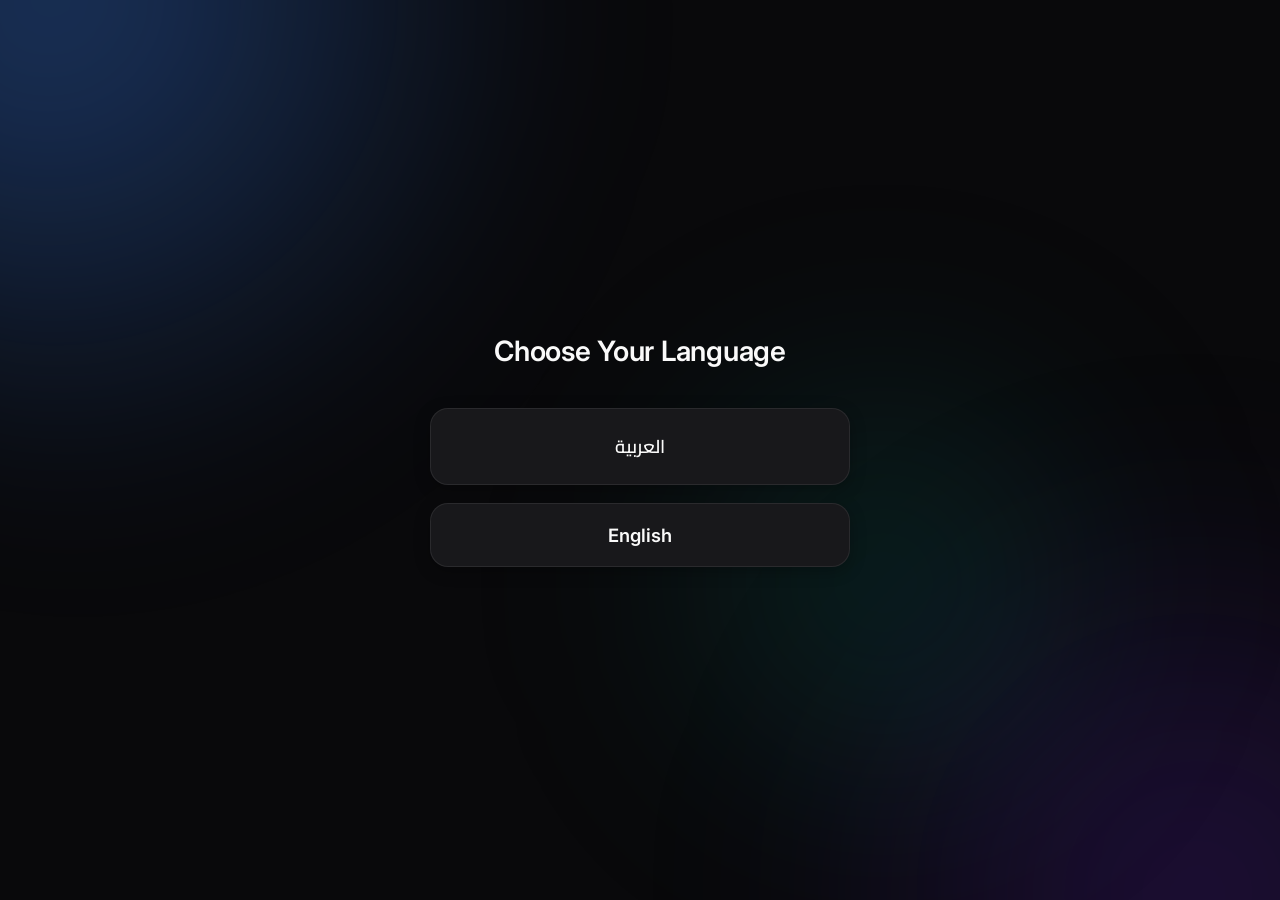
<file: index.html>
<!DOCTYPE html>
<html lang="en">
<head>
  <meta charset="UTF-8">
  <meta name="viewport" content="width=device-width, initial-scale=1.0">
  <title>Yaser Bawaked</title>
  <meta name="description" content="Yaser Bawaked — Digital Business Card">
  <link rel="icon" href="images/favicon.png">
  <link rel="apple-touch-icon" href="images/favicon.png">
  <meta name="theme-color" content="#09090B">
  <link rel="preconnect" href="https://fonts.googleapis.com">
  <link rel="preconnect" href="https://fonts.gstatic.com" crossorigin>
  <link href="https://fonts.googleapis.com/css2?family=Inter:wght@400;500;600;700&family=Cairo:wght@400;500;600;700&display=swap" rel="stylesheet">
  <link rel="stylesheet" href="css/style.css">
  <link rel="stylesheet" href="css/animations.css">
  <link rel="stylesheet" href="css/responsive.css">
</head>
<body class="landing-page">

  <div class="aurora-bg" aria-hidden="true">
    <span class="aurora-blob aurora-blob--1"></span>
    <span class="aurora-blob aurora-blob--2"></span>
    <span class="aurora-blob aurora-blob--3"></span>
  </div>

  <main class="language-select" role="main">
    <h1 class="language-select__title">Choose Your Language</h1>

    <div class="language-select__options">
      <a href="ar.html" class="lang-option" lang="ar" dir="rtl">العربية</a>
      <a href="en.html" class="lang-option" lang="en" dir="ltr">English</a>
    </div>
  </main>

  <script src="js/ripple.js" defer></script>
  <script src="js/main.js" defer></script>
</body>
</html>
</file>
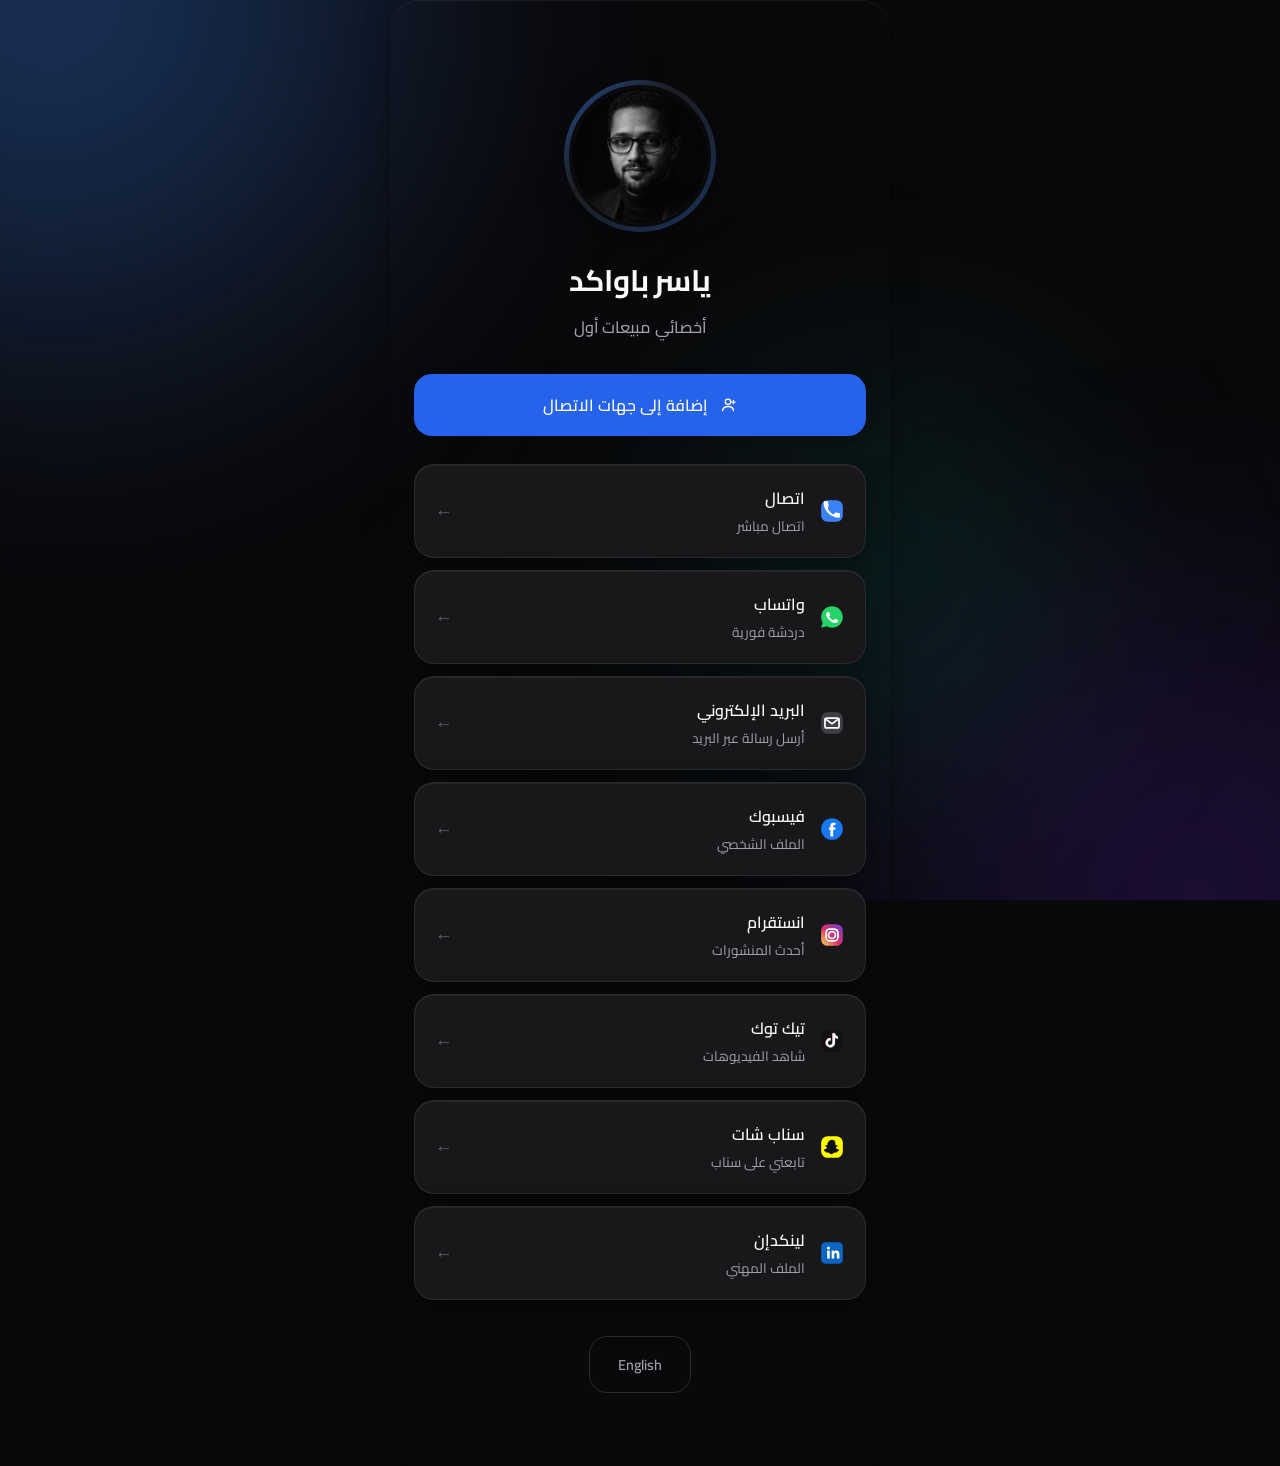
<file: ar.html>
<!DOCTYPE html>
<html lang="ar" dir="rtl">
<head>
  <meta charset="UTF-8">
  <meta name="viewport" content="width=device-width, initial-scale=1.0">
  <title>ياسر باواكد | Yaser Bawaked</title>
  <meta name="description" content="ياسر باواكد - أخصائي مبيعات أول - بطاقة أعمال رقمية">
  <link rel="icon" href="images/favicon.png">
  <link rel="apple-touch-icon" href="images/favicon.png">
  <meta name="theme-color" content="#09090B">
  <link rel="preconnect" href="https://fonts.googleapis.com">
  <link rel="preconnect" href="https://fonts.gstatic.com" crossorigin>
  <link href="https://fonts.googleapis.com/css2?family=Cairo:wght@400;500;600;700&display=swap" rel="stylesheet">
  <link rel="stylesheet" href="css/style.css">
  <link rel="stylesheet" href="css/animations.css">
  <link rel="stylesheet" href="css/responsive.css">
</head>
<body class="card-page-body">

  <div class="aurora-bg" aria-hidden="true">
    <span class="aurora-blob aurora-blob--1"></span>
    <span class="aurora-blob aurora-blob--2"></span>
    <span class="aurora-blob aurora-blob--3"></span>
  </div>

  <main class="card">

    <!-- 1: الصورة الشخصية -->
    <div class="profile-image-wrapper">
      <img
        src="images/profile.jpg"
        alt="الصورة الشخصية لياسر باواكد"
        class="profile-image"
        width="800"
        height="1200"
      >
    </div>

    <!-- 2: الاسم الثنائي -->
    <h1 class="name">ياسر باواكد</h1>

    <!-- 3: المسمى الوظيفي -->
    <p class="job-title">أخصائي مبيعات أول</p>

    <!-- 5: زر Add to Contacts -->
    <a
      href="vcard/yaser.vcf"
      type="text/vcard"
      class="btn btn--primary btn--add-contact"
    >
      <img src="icons/contact.svg" alt="" class="btn__icon" aria-hidden="true">
      <span>إضافة إلى جهات الاتصال</span>
    </a>

    <!-- 6/7: بطاقات التواصل (Call، ثم WhatsApp، ثم البريد الإلكتروني، ثم باقي المنصات) -->
    <nav class="contact-cards" aria-label="روابط التواصل">

      <a href="tel:+966599938393" class="contact-card contact-card--call">
        <img src="icons/phone.svg" alt="" class="contact-card__icon" aria-hidden="true">
        <span class="contact-card__text">
          <span class="contact-card__title">اتصال</span>
          <span class="contact-card__desc">اتصال مباشر</span>
        </span>
        <span class="contact-card__arrow" aria-hidden="true">&larr;</span>
      </a>

      <a href="https://wa.me/966599938393" class="contact-card contact-card--whatsapp" target="_blank" rel="noopener noreferrer">
        <img src="icons/whatsapp.svg" alt="" class="contact-card__icon" aria-hidden="true">
        <span class="contact-card__text">
          <span class="contact-card__title">واتساب</span>
          <span class="contact-card__desc">دردشة فورية</span>
        </span>
        <span class="contact-card__arrow" aria-hidden="true">&larr;</span>
      </a>

      <a href="mailto:yas.5050@hotmail.com" data-email="yas.5050@hotmail.com" class="contact-card contact-card--email">
        <img src="icons/email.svg" alt="" class="contact-card__icon" aria-hidden="true">
        <span class="contact-card__text">
          <span class="contact-card__title">البريد الإلكتروني</span>
          <span class="contact-card__desc">أرسل رسالة عبر البريد</span>
        </span>
        <span class="contact-card__arrow" aria-hidden="true">&larr;</span>
      </a>

      <a href="https://www.facebook.com/share/1E4n5wzepM/" class="contact-card contact-card--facebook" target="_blank" rel="noopener noreferrer">
        <img src="icons/facebook.svg" alt="" class="contact-card__icon" aria-hidden="true">
        <span class="contact-card__text">
          <span class="contact-card__title">فيسبوك</span>
          <span class="contact-card__desc">الملف الشخصي</span>
        </span>
        <span class="contact-card__arrow" aria-hidden="true">&larr;</span>
      </a>

      <a href="https://www.instagram.com/yaserbawaked/" class="contact-card contact-card--instagram" target="_blank" rel="noopener noreferrer">
        <img src="icons/instagram.svg" alt="" class="contact-card__icon" aria-hidden="true">
        <span class="contact-card__text">
          <span class="contact-card__title">انستقرام</span>
          <span class="contact-card__desc">أحدث المنشورات</span>
        </span>
        <span class="contact-card__arrow" aria-hidden="true">&larr;</span>
      </a>

      <a href="https://www.tiktok.com/@yhsb2017" class="contact-card contact-card--tiktok" target="_blank" rel="noopener noreferrer">
        <img src="icons/tiktok.svg" alt="" class="contact-card__icon" aria-hidden="true">
        <span class="contact-card__text">
          <span class="contact-card__title">تيك توك</span>
          <span class="contact-card__desc">شاهد الفيديوهات</span>
        </span>
        <span class="contact-card__arrow" aria-hidden="true">&larr;</span>
      </a>

      <a href="https://snapchat.com/t/oWB2qmmV" class="contact-card contact-card--snapchat" target="_blank" rel="noopener noreferrer">
        <img src="icons/snapchat.svg" alt="" class="contact-card__icon" aria-hidden="true">
        <span class="contact-card__text">
          <span class="contact-card__title">سناب شات</span>
          <span class="contact-card__desc">تابعني على سناب</span>
        </span>
        <span class="contact-card__arrow" aria-hidden="true">&larr;</span>
      </a>

      <a href="https://www.linkedin.com/in/ياسر-باواكد-730706308" class="contact-card contact-card--linkedin" target="_blank" rel="noopener noreferrer">
        <img src="icons/linkedin.svg" alt="" class="contact-card__icon" aria-hidden="true">
        <span class="contact-card__text">
          <span class="contact-card__title">لينكدإن</span>
          <span class="contact-card__desc">الملف المهني</span>
        </span>
        <span class="contact-card__arrow" aria-hidden="true">&larr;</span>
      </a>

    </nav>

    <!-- 8: زر تغيير اللغة -->
    <footer class="language-switch">
      <a href="en.html" class="lang-btn">English</a>
    </footer>

  </main>

  <script src="js/ripple.js" defer></script>
  <script src="js/language.js" defer></script>
  <script src="js/main.js" defer></script>
</body>
</html>
</file>
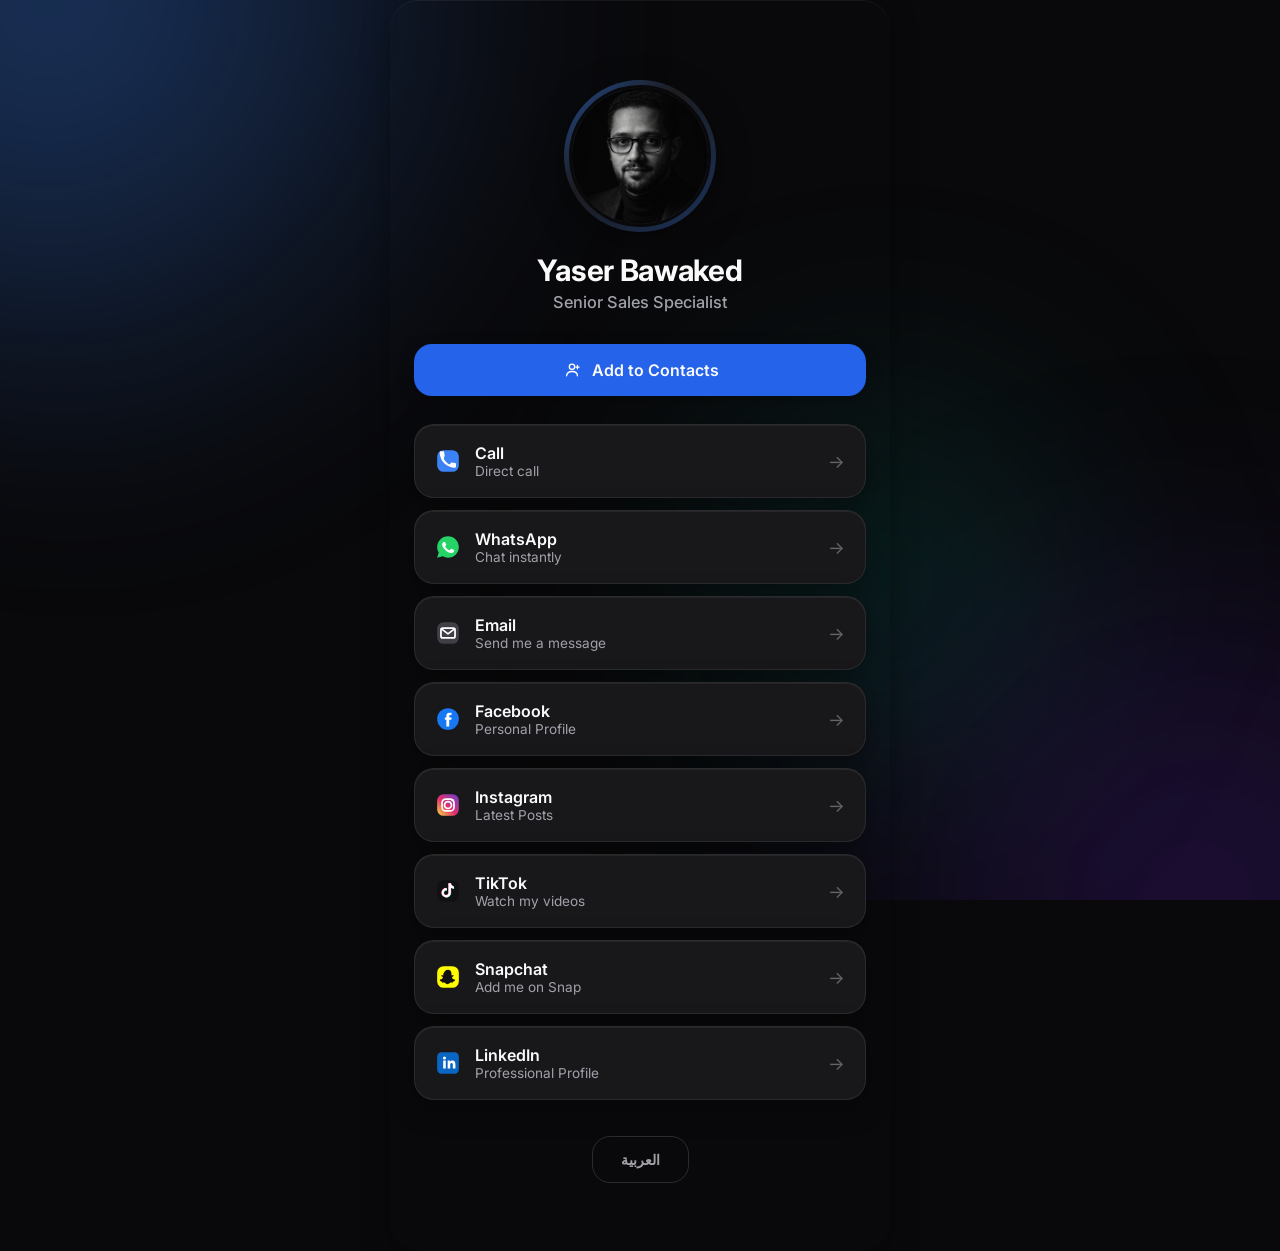
<file: en.html>
<!DOCTYPE html>
<html lang="en" dir="ltr">
<head>
  <meta charset="UTF-8">
  <meta name="viewport" content="width=device-width, initial-scale=1.0">
  <title>Yaser Bawaked</title>
  <meta name="description" content="Yaser Bawaked - Senior Sales Specialist - Digital Business Card">
  <link rel="icon" href="images/favicon.png">
  <link rel="apple-touch-icon" href="images/favicon.png">
  <meta name="theme-color" content="#09090B">
  <link rel="preconnect" href="https://fonts.googleapis.com">
  <link rel="preconnect" href="https://fonts.gstatic.com" crossorigin>
  <link href="https://fonts.googleapis.com/css2?family=Inter:wght@400;500;600;700&display=swap" rel="stylesheet">
  <link rel="stylesheet" href="css/style.css">
  <link rel="stylesheet" href="css/animations.css">
  <link rel="stylesheet" href="css/responsive.css">
</head>
<body class="card-page-body">

  <div class="aurora-bg" aria-hidden="true">
    <span class="aurora-blob aurora-blob--1"></span>
    <span class="aurora-blob aurora-blob--2"></span>
    <span class="aurora-blob aurora-blob--3"></span>
  </div>

  <main class="card">

    <!-- 1: Profile image -->
    <div class="profile-image-wrapper">
      <img
        src="images/profile.jpg"
        alt="Yaser Bawaked profile photo"
        class="profile-image"
        width="800"
        height="1200"
      >
    </div>

    <!-- 2: Full name -->
    <h1 class="name">Yaser Bawaked</h1>

    <!-- 3: Job title -->
    <p class="job-title">Senior Sales Specialist</p>

    <!-- 5: Add to Contacts button -->
    <a
      href="vcard/yaser.vcf"
      type="text/vcard"
      class="btn btn--primary btn--add-contact"
    >
      <img src="icons/contact.svg" alt="" class="btn__icon" aria-hidden="true">
      <span>Add to Contacts</span>
    </a>

    <!-- 6/7: Contact & social cards (Call, then WhatsApp, then Email, then platforms) -->
    <nav class="contact-cards" aria-label="Contact and social links">

      <a href="tel:+966599938393" class="contact-card contact-card--call">
        <img src="icons/phone.svg" alt="" class="contact-card__icon" aria-hidden="true">
        <span class="contact-card__text">
          <span class="contact-card__title">Call</span>
          <span class="contact-card__desc">Direct call</span>
        </span>
        <span class="contact-card__arrow" aria-hidden="true">&rarr;</span>
      </a>

      <a href="https://wa.me/966599938393" class="contact-card contact-card--whatsapp" target="_blank" rel="noopener noreferrer">
        <img src="icons/whatsapp.svg" alt="" class="contact-card__icon" aria-hidden="true">
        <span class="contact-card__text">
          <span class="contact-card__title">WhatsApp</span>
          <span class="contact-card__desc">Chat instantly</span>
        </span>
        <span class="contact-card__arrow" aria-hidden="true">&rarr;</span>
      </a>

      <a href="mailto:yas.5050@hotmail.com" data-email="yas.5050@hotmail.com" class="contact-card contact-card--email">
        <img src="icons/email.svg" alt="" class="contact-card__icon" aria-hidden="true">
        <span class="contact-card__text">
          <span class="contact-card__title">Email</span>
          <span class="contact-card__desc">Send me a message</span>
        </span>
        <span class="contact-card__arrow" aria-hidden="true">&rarr;</span>
      </a>

      <a href="https://www.facebook.com/share/1E4n5wzepM/" class="contact-card contact-card--facebook" target="_blank" rel="noopener noreferrer">
        <img src="icons/facebook.svg" alt="" class="contact-card__icon" aria-hidden="true">
        <span class="contact-card__text">
          <span class="contact-card__title">Facebook</span>
          <span class="contact-card__desc">Personal Profile</span>
        </span>
        <span class="contact-card__arrow" aria-hidden="true">&rarr;</span>
      </a>

      <a href="https://www.instagram.com/yaserbawaked/" class="contact-card contact-card--instagram" target="_blank" rel="noopener noreferrer">
        <img src="icons/instagram.svg" alt="" class="contact-card__icon" aria-hidden="true">
        <span class="contact-card__text">
          <span class="contact-card__title">Instagram</span>
          <span class="contact-card__desc">Latest Posts</span>
        </span>
        <span class="contact-card__arrow" aria-hidden="true">&rarr;</span>
      </a>

      <a href="https://www.tiktok.com/@yhsb2017" class="contact-card contact-card--tiktok" target="_blank" rel="noopener noreferrer">
        <img src="icons/tiktok.svg" alt="" class="contact-card__icon" aria-hidden="true">
        <span class="contact-card__text">
          <span class="contact-card__title">TikTok</span>
          <span class="contact-card__desc">Watch my videos</span>
        </span>
        <span class="contact-card__arrow" aria-hidden="true">&rarr;</span>
      </a>

      <a href="https://snapchat.com/t/oWB2qmmV" class="contact-card contact-card--snapchat" target="_blank" rel="noopener noreferrer">
        <img src="icons/snapchat.svg" alt="" class="contact-card__icon" aria-hidden="true">
        <span class="contact-card__text">
          <span class="contact-card__title">Snapchat</span>
          <span class="contact-card__desc">Add me on Snap</span>
        </span>
        <span class="contact-card__arrow" aria-hidden="true">&rarr;</span>
      </a>

      <a href="https://www.linkedin.com/in/ياسر-باواكد-730706308" class="contact-card contact-card--linkedin" target="_blank" rel="noopener noreferrer">
        <img src="icons/linkedin.svg" alt="" class="contact-card__icon" aria-hidden="true">
        <span class="contact-card__text">
          <span class="contact-card__title">LinkedIn</span>
          <span class="contact-card__desc">Professional Profile</span>
        </span>
        <span class="contact-card__arrow" aria-hidden="true">&rarr;</span>
      </a>

    </nav>

    <!-- 8: Language switch button -->
    <footer class="language-switch">
      <a href="ar.html" class="lang-btn">العربية</a>
    </footer>

  </main>

  <script src="js/ripple.js" defer></script>
  <script src="js/language.js" defer></script>
  <script src="js/main.js" defer></script>
</body>
</html>
</file>
<file: css/style.css>
/* ==========================================================
   Y-CARD — style.css
   نظام التصميم الأساسي: Variables, Typography, Layout
   الفلسفة: Apple HIG + Glassmorphism + Neo-Minimalism
   ========================================================== */

/* ---------- 1. Design Tokens ---------- */
:root {
  /* Colors */
  --color-bg: #09090B;
  --color-card: #18181B;
  --color-card-hover: #1F1F23;
  --color-primary: #3B82F6;
  --color-primary-pressed: #2563EB;
  --color-text: #FAFAFA;
  --color-text-secondary: #A1A1AA;
  --color-border: rgba(255, 255, 255, 0.08);
  --color-border-strong: rgba(255, 255, 255, 0.14);

  /* Typography */
  --font-en: 'Inter', -apple-system, BlinkMacSystemFont, sans-serif;
  --font-ar: 'Cairo', 'IBM Plex Sans Arabic', -apple-system, sans-serif;

  /* Radius */
  --radius-sm: 12px;
  --radius-md: 18px;
  --radius-lg: 28px;
  --radius-card: 20px;
  --radius-btn: 18px;
  --radius-profile: 50%;

  /* Shadows */
  --shadow-soft: 0 4px 16px rgba(0, 0, 0, 0.28);
  --shadow-medium: 0 10px 34px rgba(0, 0, 0, 0.4);
  --shadow-glass: inset 0 1px 0 rgba(255, 255, 255, 0.06), 0 8px 28px rgba(0, 0, 0, 0.35);

  /* Motion */
  --duration-fast: 250ms;
  --duration-medium: 300ms;
  --ease-standard: cubic-bezier(0.4, 0, 0.2, 1);

  /* Layout */
  --card-max-width: 460px;
  --page-padding: 24px;
}

/* ---------- 2. Reset ---------- */
*,
*::before,
*::after {
  box-sizing: border-box;
}

html,
body {
  margin: 0;
  padding: 0;
}

body {
  background-color: var(--color-bg);
  color: var(--color-text);
  font-family: var(--font-en);
  -webkit-font-smoothing: antialiased;
  text-rendering: optimizeLegibility;
  min-height: 100vh;
}

html[lang="ar"] body {
  font-family: var(--font-ar);
}

img {
  max-width: 100%;
  display: block;
}

a {
  text-decoration: none;
  color: inherit;
}

button {
  font-family: inherit;
}

/* ---------- 3. Landing Page (Language Select) ---------- */
.landing-page {
  display: flex;
  align-items: center;
  justify-content: center;
  min-height: 100vh;
  padding: var(--page-padding);
  overflow: hidden;
}

.language-select {
  position: relative;
  z-index: 1;
  display: flex;
  flex-direction: column;
  align-items: center;
  gap: 40px;
  text-align: center;
  width: 100%;
  max-width: 420px;
}

.language-select__title {
  font-size: 1.5rem;
  font-weight: 600;
  color: var(--color-text);
  margin: 0;
  font-family: var(--font-en);
  letter-spacing: -0.01em;
}

.language-select__options {
  display: flex;
  flex-direction: column;
  gap: 16px;
  width: 100%;
}

.lang-option {
  position: relative;
  overflow: hidden;
  display: block;
  width: 100%;
  padding: 18px 24px;
  background: var(--color-card);
  border: 1px solid var(--color-border);
  border-radius: var(--radius-btn);
  font-size: 1.05rem;
  font-weight: 600;
  color: var(--color-text);
  box-shadow: var(--shadow-soft);
}

.lang-option[lang="ar"] {
  font-family: var(--font-ar);
}

.lang-option[lang="en"] {
  font-family: var(--font-en);
}

/* ---------- 4. Card Page (ar.html / en.html) ---------- */
.card-page-body {
  position: relative;
  min-height: 100vh;
  display: flex;
  justify-content: center;
}

.card {
  position: relative;
  z-index: 1;
  width: 100%;
  max-width: var(--card-max-width);
  padding: 56px var(--page-padding) 40px;
  display: flex;
  flex-direction: column;
  align-items: center;
  text-align: center;
}

/* Profile image */
.profile-image-wrapper {
  position: relative;
  width: 132px;
  height: 132px;
  border-radius: var(--radius-profile);
  padding: 5px;
  background: linear-gradient(
    135deg,
    rgba(59, 130, 246, 0.55),
    rgba(255, 255, 255, 0.08) 40%,
    rgba(59, 130, 246, 0.35)
  );
  box-shadow: var(--shadow-medium);
  margin-bottom: 20px;
}

.profile-image {
  width: 100%;
  height: 100%;
  object-fit: cover;
  border-radius: var(--radius-profile);
  border: 3px solid var(--color-bg);
}

.name {
  font-size: 1.6rem;
  font-weight: 700;
  margin: 0 0 4px;
  letter-spacing: -0.01em;
}

.job-title {
  font-size: 0.95rem;
  font-weight: 500;
  color: var(--color-text-secondary);
  margin: 0 0 32px;
}

/* Add to Contacts button */
.btn {
  position: relative;
  overflow: hidden;
  display: flex;
  align-items: center;
  justify-content: center;
  gap: 10px;
  width: 100%;
  padding: 16px 20px;
  border-radius: var(--radius-btn);
  font-size: 1rem;
  font-weight: 600;
  border: none;
  cursor: pointer;
}

.btn--primary {
  /* استُخدم primary-pressed (الأغمق) كخلفية أساسية بدل primary، لأن
     الأبيض فوق primary العادي يعطي تباينًا 3.52 فقط (دون حد WCAG AA
     للنص العادي 4.5). primary-pressed يرفعه إلى 4.95 دون إضافة لون جديد. */
  background: var(--color-primary-pressed);
  color: #FAFAFA;
  box-shadow: var(--shadow-soft);
}

.btn__icon {
  width: 20px;
  height: 20px;
  filter: brightness(0) invert(1);
}

.btn--add-contact {
  margin-bottom: 28px;
}

/* Contact / social cards */
.contact-cards {
  display: flex;
  flex-direction: column;
  gap: 12px;
  width: 100%;
  margin-bottom: 36px;
}

.contact-card {
  position: relative;
  overflow: hidden;
  display: flex;
  align-items: center;
  gap: 14px;
  width: 100%;
  padding: 16px 18px;
  background: var(--color-card);
  border: 1px solid var(--color-border);
  border-radius: var(--radius-card);
  box-shadow: var(--shadow-glass);
  text-align: start;
}

.contact-card__icon {
  width: 26px;
  height: 26px;
  flex-shrink: 0;
}

.contact-card__text {
  display: flex;
  flex-direction: column;
  flex-grow: 1;
  min-width: 0;
}

.contact-card__title {
  font-size: 0.95rem;
  font-weight: 600;
  color: var(--color-text);
}

.contact-card__desc {
  font-size: 0.8rem;
  color: var(--color-text-secondary);
}

.contact-card__arrow {
  flex-shrink: 0;
  color: var(--color-text-secondary);
  font-size: 1.1rem;
}

/* Language switch footer */
.language-switch {
  width: 100%;
}

.lang-btn {
  position: relative;
  overflow: hidden;
  display: inline-block;
  padding: 14px 28px;
  border: 1px solid var(--color-border-strong);
  border-radius: var(--radius-btn);
  font-size: 0.9rem;
  font-weight: 600;
  color: var(--color-text-secondary);
}

/* Aurora background container (blobs animated in animations.css) */
.aurora-bg {
  position: fixed;
  inset: 0;
  z-index: 0;
  overflow: hidden;
  background: var(--color-bg);
  pointer-events: none;
}
</file>
<file: css/animations.css>
/* ==========================================================
   Y-CARD — animations.css
   المرحلة الحالية: حركات صفحة اختيار اللغة (Landing Page)
   باقي الحركات (Aurora, Intro Stagger, Contact Cards) تُضاف
   في المراحل 5، 6/8، 9 من خارطة الطريق.
   ========================================================== */

/* ---------- Landing Page: Hover ---------- */
.lang-option {
  transition:
    transform var(--duration-medium) var(--ease-standard),
    box-shadow var(--duration-medium) var(--ease-standard),
    border-color var(--duration-medium) var(--ease-standard),
    opacity var(--duration-medium) var(--ease-standard);
}

.lang-option:hover,
.lang-option:focus-visible {
  transform: scale(1.04) translateY(-3px);
  border-color: rgba(59, 130, 246, 0.45);
  box-shadow:
    var(--shadow-soft),
    0 0 0 1px rgba(59, 130, 246, 0.25),
    0 0 24px rgba(59, 130, 246, 0.25);
}

.lang-option:focus-visible {
  outline: none;
}

/* ---------- Landing Page: Click (pressed state) ---------- */
.lang-option:active {
  transform: scale(0.96);
}

/* ---------- Leaving state (JS-driven, عام لكل أزرار التنقل بين الصفحات) ----------
   يُطبَّق عبر main.js (initDelayedNavigation) قبل الانتقال الفعلي:
   إلى ar.html/en.html من index.html، وبين ar.html وen.html أنفسهما.
   Produces: scale down (fast) + fade out (medium), matching spec:
   "Scale 0.96 → Ripple → Fade Out → then navigate".
*/
.lang-option.is-leaving,
.lang-btn.is-leaving {
  transform: scale(0.96);
  opacity: 0;
  pointer-events: none;
  transition:
    transform var(--duration-fast) var(--ease-standard),
    opacity var(--duration-medium) var(--ease-standard);
}

/* Dim the sibling option while one is leaving, for visual focus */
.language-select__options.is-transitioning .lang-option:not(.is-leaving) {
  opacity: 0.4;
  transition: opacity var(--duration-medium) var(--ease-standard);
}

/* ---------- Ripple Effect (reusable — ripple.js) ---------- */
.ripple {
  position: absolute;
  border-radius: 50%;
  background: rgba(255, 255, 255, 0.35);
  transform: scale(0);
  animation: ripple-expand 600ms var(--ease-standard);
  pointer-events: none;
}

@keyframes ripple-expand {
  to {
    transform: scale(2.5);
    opacity: 0;
  }
}

/* ==========================================================
   Aurora Background — عالي الأداء
   المبدأ: العنصر الوحيد المتحرك هو transform (GPU compositing).
   الـ blur والـ gradient ثابتان تمامًا، فيرسمهما المتصفح مرة
   واحدة كطبقة (layer) منفصلة ثم "ينقلها" فقط — لا Repaint إطلاقًا
   أثناء الحركة، وبالتالي لا تأثير على الـ FPS مهما طال عرض الصفحة.
   ========================================================== */

.aurora-blob {
  position: absolute;
  border-radius: 50%;
  filter: blur(90px);
  will-change: transform;
  transform: translateZ(0);
  backface-visibility: hidden;
}

.aurora-blob--1 {
  width: 62vmax;
  height: 62vmax;
  top: -22vmax;
  left: -18vmax;
  background: radial-gradient(circle at 35% 35%, rgba(59, 130, 246, 0.38), transparent 70%);
  animation: aurora-drift-1 32s var(--ease-standard) infinite alternate;
}

.aurora-blob--2 {
  width: 56vmax;
  height: 56vmax;
  bottom: -22vmax;
  right: -16vmax;
  background: radial-gradient(circle at 60% 60%, rgba(76, 29, 149, 0.36), transparent 70%);
  animation: aurora-drift-2 38s var(--ease-standard) infinite alternate;
  animation-delay: -9s;
}

.aurora-blob--3 {
  width: 46vmax;
  height: 46vmax;
  top: 32%;
  left: 46%;
  background: radial-gradient(circle at 50% 50%, rgba(13, 148, 136, 0.2), transparent 70%);
  animation: aurora-drift-3 44s var(--ease-standard) infinite alternate;
  animation-delay: -17s;
}

@keyframes aurora-drift-1 {
  0%   { transform: translate3d(0, 0, 0) scale(1); }
  100% { transform: translate3d(6vmax, 9vmax, 0) scale(1.12); }
}

@keyframes aurora-drift-2 {
  0%   { transform: translate3d(0, 0, 0) scale(1); }
  100% { transform: translate3d(-8vmax, -5vmax, 0) scale(1.08); }
}

@keyframes aurora-drift-3 {
  0%   { transform: translate3d(-5vmax, -4vmax, 0) scale(1); }
  100% { transform: translate3d(5vmax, 5vmax, 0) scale(1.18); }
}

/* ==========================================================
   Contact Cards & Buttons — Hover / Click Animations
   (المرحلة 6: مطابق لقسم BUTTON ANIMATION في المواصفة)
   ========================================================== */

/* ---------- Hover ---------- */
.contact-card,
.btn,
.lang-btn {
  transition:
    transform var(--duration-medium) var(--ease-standard),
    box-shadow var(--duration-medium) var(--ease-standard),
    border-color var(--duration-medium) var(--ease-standard),
    background-color var(--duration-medium) var(--ease-standard);
}

.contact-card:hover,
.contact-card:focus-visible {
  transform: translateY(-4px);
  background-color: var(--color-card-hover);
  border-color: rgba(255, 255, 255, 0.16);
  box-shadow:
    var(--shadow-medium),
    0 0 22px rgba(59, 130, 246, 0.16);
}

.btn--primary:hover,
.btn--primary:focus-visible {
  transform: translateY(-4px);
  box-shadow:
    var(--shadow-medium),
    0 0 26px rgba(59, 130, 246, 0.35);
}

.lang-btn:hover,
.lang-btn:focus-visible {
  transform: translateY(-4px);
  border-color: rgba(59, 130, 246, 0.4);
  color: var(--color-text);
  box-shadow: var(--shadow-soft), 0 0 18px rgba(59, 130, 246, 0.18);
}

.contact-card:focus-visible,
.btn:focus-visible,
.lang-btn:focus-visible,
.lang-option:focus-visible {
  outline: none;
}

/* Icon "comes alive" on hover — brightness/saturation lift,
   keeps each platform's brand color intact instead of overriding it */
.contact-card__icon {
  transition: filter var(--duration-medium) var(--ease-standard);
  filter: brightness(1) saturate(1);
}

.contact-card:hover .contact-card__icon,
.contact-card:focus-visible .contact-card__icon {
  filter: brightness(1.15) saturate(1.25);
}

/* Arrow nudges toward its pointing direction on hover */
.contact-card__arrow {
  display: inline-block;
  opacity: 0.55;
  transition:
    opacity var(--duration-medium) var(--ease-standard),
    transform var(--duration-medium) var(--ease-standard),
    color var(--duration-medium) var(--ease-standard);
}

.contact-card:hover .contact-card__arrow,
.contact-card:focus-visible .contact-card__arrow {
  opacity: 1;
  color: var(--color-primary);
}

html[dir="rtl"] .contact-card:hover .contact-card__arrow {
  transform: translateX(-3px);
}

html[dir="ltr"] .contact-card:hover .contact-card__arrow {
  transform: translateX(3px);
}

/* ---------- Click: Scale + Bounce (JS-driven via ripple.js) ---------- */
.contact-card:active,
.btn:active,
.lang-btn:active {
  transform: scale(0.96);
}

@keyframes btn-bounce {
  0%   { transform: scale(0.96); }
  55%  { transform: scale(1.025); }
  100% { transform: scale(1); }
}

.is-bouncing {
  animation: btn-bounce var(--duration-medium) var(--ease-standard);
}

/* ==========================================================
   Staggered Intro Animation (المرحلة 9)
   يُدار التتابع الزمني عبر main.js (initIntroAnimation) بإضافة
   الأصناف .intro-item ثم .intro-visible على كل عنصر بترتيبه.
   استُخدم transition عمدًا (لا animation) لتفادي أي تعارض مع
   حركة btn-bounce التي تستخدم خاصية animation على نفس العناصر.
   ========================================================== */

.intro-item {
  opacity: 0;
  transform: translateY(14px);
  transition:
    opacity 500ms var(--ease-standard),
    transform 500ms var(--ease-standard);
}

.intro-item.intro-visible {
  opacity: 1;
  transform: translateY(0);
}

/* ---------- Email Copy Toast ---------- */
.copy-toast {
  position: fixed;
  bottom: 28px;
  left: 50%;
  transform: translateX(-50%) translateY(10px);
  background: var(--color-card);
  color: var(--color-text);
  border: 1px solid var(--color-border-strong);
  padding: 12px 20px;
  border-radius: var(--radius-md);
  font-size: 0.85rem;
  font-weight: 600;
  box-shadow: var(--shadow-medium);
  opacity: 0;
  z-index: 10;
  pointer-events: none;
  transition:
    opacity var(--duration-medium) var(--ease-standard),
    transform var(--duration-medium) var(--ease-standard);
}

.copy-toast--visible {
  opacity: 1;
  transform: translateX(-50%) translateY(0);
}

@media (prefers-reduced-motion: reduce) {
  .lang-option,
  .lang-option.is-leaving,
  .ripple,
  .contact-card,
  .btn,
  .lang-btn,
  .is-bouncing,
  .intro-item,
  .copy-toast {
    transition-duration: 1ms !important;
    animation-duration: 1ms !important;
  }

  .lang-option:hover,
  .lang-option:focus-visible,
  .contact-card:hover,
  .contact-card:focus-visible,
  .btn--primary:hover,
  .btn--primary:focus-visible,
  .lang-btn:hover,
  .lang-btn:focus-visible {
    transform: none;
  }

  .aurora-blob {
    animation: none;
  }
}
</file>
<file: css/responsive.css>
/* ==========================================================
   Y-CARD — responsive.css
   Mobile-first أصلاً في style.css. هذا الملف يُضيف:
   1) شاشات صغيرة جدًا (<360px)
   2) وضع Landscape على الجوال (ارتفاع محدود)
   3) Tablet (>=600px)
   4) Desktop (>=1024px)
   ========================================================== */

/* ---------- 1. الشاشات الصغيرة جدًا (أقل من 360px) ---------- */
@media (max-width: 359px) {
  :root {
    --page-padding: 18px;
  }

  .name {
    font-size: 1.4rem;
  }

  .job-title {
    font-size: 0.88rem;
  }

  .contact-card {
    padding: 14px 14px;
    gap: 12px;
  }

  .contact-card__icon {
    width: 24px;
    height: 24px;
  }

  .contact-card__desc {
    font-size: 0.75rem;
  }

  .language-select__title {
    font-size: 1.3rem;
  }

  .lang-option {
    padding: 16px 18px;
    font-size: 1rem;
  }
}

/* ---------- 2. وضع Landscape على الجوال (ارتفاع محدود) ---------- */
@media (max-height: 480px) and (orientation: landscape) {
  .card {
    padding-top: 28px;
    padding-bottom: 24px;
  }

  .profile-image-wrapper {
    width: 92px;
    height: 92px;
    margin-bottom: 12px;
  }

  .name {
    font-size: 1.3rem;
    margin-bottom: 2px;
  }

  .job-title {
    margin-bottom: 12px;
  }

  .email-link {
    margin-bottom: 18px;
  }

  .btn--add-contact {
    margin-bottom: 18px;
  }

  .contact-cards {
    gap: 8px;
    margin-bottom: 20px;
  }

  .contact-card {
    padding: 10px 16px;
  }

  .language-select {
    gap: 24px;
  }
}

/* ---------- 3. Tablet وما فوق (>=600px) ---------- */
@media (min-width: 600px) {
  :root {
    --card-max-width: 480px;
  }

  .card {
    padding-top: 72px;
    padding-bottom: 56px;
  }

  .profile-image-wrapper {
    width: 152px;
    height: 152px;
  }

  .name {
    font-size: 1.85rem;
  }

  .job-title {
    font-size: 1.02rem;
  }

  .email-link {
    font-size: 0.98rem;
  }

  .contact-card {
    padding: 18px 20px;
  }

  .contact-card__title {
    font-size: 1rem;
  }

  .contact-card__desc {
    font-size: 0.85rem;
  }

  .language-select__title {
    font-size: 1.75rem;
  }

  .language-select__options {
    gap: 18px;
  }

  .lang-option {
    padding: 20px 28px;
    font-size: 1.15rem;
  }

  /* على الشاشات الطويلة، نتوسط رأسيًا بدل الالتصاق بالأعلى */
  .card-page-body,
  .landing-page {
    align-items: center;
  }
}

/* ---------- 4. Desktop (>=1024px) ---------- */
@media (min-width: 1024px) {
  :root {
    --card-max-width: 500px;
  }

  .card {
    padding-top: 80px;
    padding-bottom: 64px;
  }

  /* البطاقة تبدو كعنصر مرتفع (Elevated) وسط شاشة واسعة */
  .card {
    box-shadow: var(--shadow-glass);
    border-radius: var(--radius-lg);
  }

  .lang-option,
  .contact-card,
  .btn,
  .lang-btn {
    cursor: pointer;
  }
}

/* ---------- شاشات عريضة جدًا وقصيرة (Ultra-wide / short) ---------- */
@media (min-width: 1024px) and (max-height: 700px) {
  .card {
    padding-top: 40px;
    padding-bottom: 32px;
  }
}
</file>
